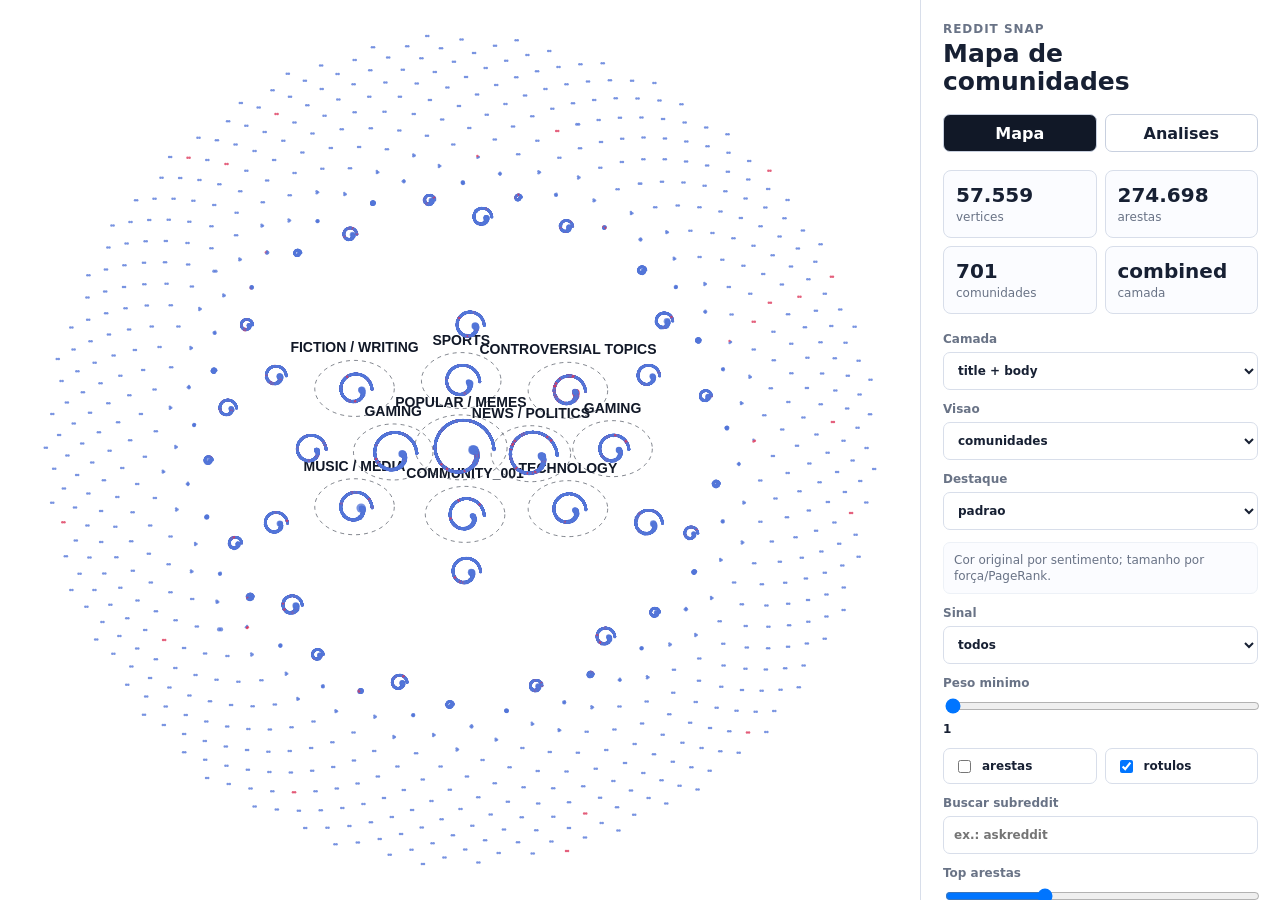
<file: index.html>
<!doctype html>
<html lang="pt-BR">
  <head>
    <meta charset="utf-8" />
    <meta name="viewport" content="width=device-width, initial-scale=1" />
    <title>Reddit SNAP Graph Explorer</title>
    <link rel="stylesheet" href="./styles.css?v=20260705-influence-1" />
  </head>
  <body>
    <main class="app-shell">
      <section class="workspace" aria-label="Visualizacao completa do grafo">
        <canvas id="graphCanvas"></canvas>
        <section id="analysisWorkspace" class="analysis-workspace" hidden>
          <header class="analysis-header">
            <div>
              <span class="eyebrow">Analises filtradas</span>
              <h2 id="analysisTitle">Camada combined</h2>
            </div>
            <div class="analysis-actions">
              <button id="exportJsonButton" type="button">JSON</button>
              <button id="exportCsvButton" type="button">CSV</button>
            </div>
          </header>

          <div class="analysis-grid">
            <article class="analysis-card analysis-card-wide">
              <header>
                <h3>Distribuicoes estruturais</h3>
                <span id="distributionMeta">-</span>
              </header>
              <canvas id="distributionCanvas"></canvas>
            </article>

            <article class="analysis-card">
              <header>
                <h3>Rede ego</h3>
                <span id="egoMeta">-</span>
              </header>
              <canvas id="egoCanvas"></canvas>
            </article>

            <article class="analysis-card">
              <header>
                <h3>Principais arestas por peso</h3>
                <span id="topEdgesMeta">-</span>
              </header>
              <canvas id="topEdgesCanvas"></canvas>
            </article>
          </div>
        </section>
        <div id="tooltip" class="tooltip" hidden></div>
        <div id="loading" class="loading">
          <strong>Carregando grafo completo</strong>
          <span>Preparando vertices, arestas e comunidades...</span>
        </div>
      </section>

      <aside class="control-panel">
        <header class="panel-header">
          <span class="eyebrow">Reddit SNAP</span>
          <h1>Mapa de comunidades</h1>
        </header>

        <nav class="mode-tabs" aria-label="Modo de visualizacao">
          <button id="mapModeButton" class="active" type="button">Mapa</button>
          <button id="analysisModeButton" type="button">Analises</button>
        </nav>

        <section class="stats-grid" aria-label="Metricas globais">
          <div>
            <span id="statNodes">-</span>
            <small>vertices</small>
          </div>
          <div>
            <span id="statEdges">-</span>
            <small>arestas</small>
          </div>
          <div>
            <span id="statCommunities">-</span>
            <small>comunidades</small>
          </div>
          <div>
            <span id="statLayer">combined</span>
            <small>camada</small>
          </div>
        </section>

        <section class="controls" aria-label="Controles do grafo">
          <label>
            Camada
            <select id="layerSelect">
              <option value="combined">title + body</option>
              <option value="title">title</option>
              <option value="body">body</option>
            </select>
          </label>

          <label>
            Visao
            <select id="layoutModeSelect">
              <option value="communities">comunidades</option>
              <option value="dispersed">dispersa</option>
            </select>
          </label>

          <label>
            Destaque
            <select id="influenceSelect">
              <option value="default">padrao</option>
              <option value="popularity">popularidade</option>
              <option value="bridge">ponte</option>
              <option value="combined">influencia mista</option>
            </select>
          </label>
          <div id="influenceLegend" class="influence-legend"></div>

          <label>
            Sinal
            <select id="sentimentSelect">
              <option value="all">todos</option>
              <option value="positive">positivo/neutro</option>
              <option value="negative">negativo</option>
            </select>
          </label>

          <label>
            Peso minimo
            <input id="weightInput" type="range" min="1" max="80" value="1" />
            <output id="weightOutput">1</output>
          </label>

          <div class="toggle-row">
            <label><input id="edgesToggle" type="checkbox" /> arestas</label>
            <label><input id="labelsToggle" type="checkbox" checked /> rotulos</label>
          </div>

          <label>
            Buscar subreddit
            <input id="searchInput" type="search" placeholder="ex.: askreddit" />
          </label>

          <label>
            Top arestas
            <input id="topEdgesInput" type="range" min="50" max="700" step="50" value="250" />
            <output id="topEdgesOutput">250</output>
          </label>

          <div class="button-row">
            <button id="searchButton" type="button">Buscar</button>
            <button id="fitButton" type="button">Recentralizar</button>
          </div>

          <button id="runAnalysisButton" type="button">Gerar analises</button>
        </section>

        <section class="selection" aria-live="polite">
          <h2>Selecao</h2>
          <div id="selectionPanel" class="selection-body">
            Passe o mouse sobre um ponto ou busque um subreddit.
          </div>
        </section>

        <section class="communities">
          <h2>Maiores comunidades</h2>
          <div id="communityList" class="community-list"></div>
        </section>
      </aside>
    </main>

    <script src="./app.js?v=20260705-influence-1"></script>
  </body>
</html>
</file>
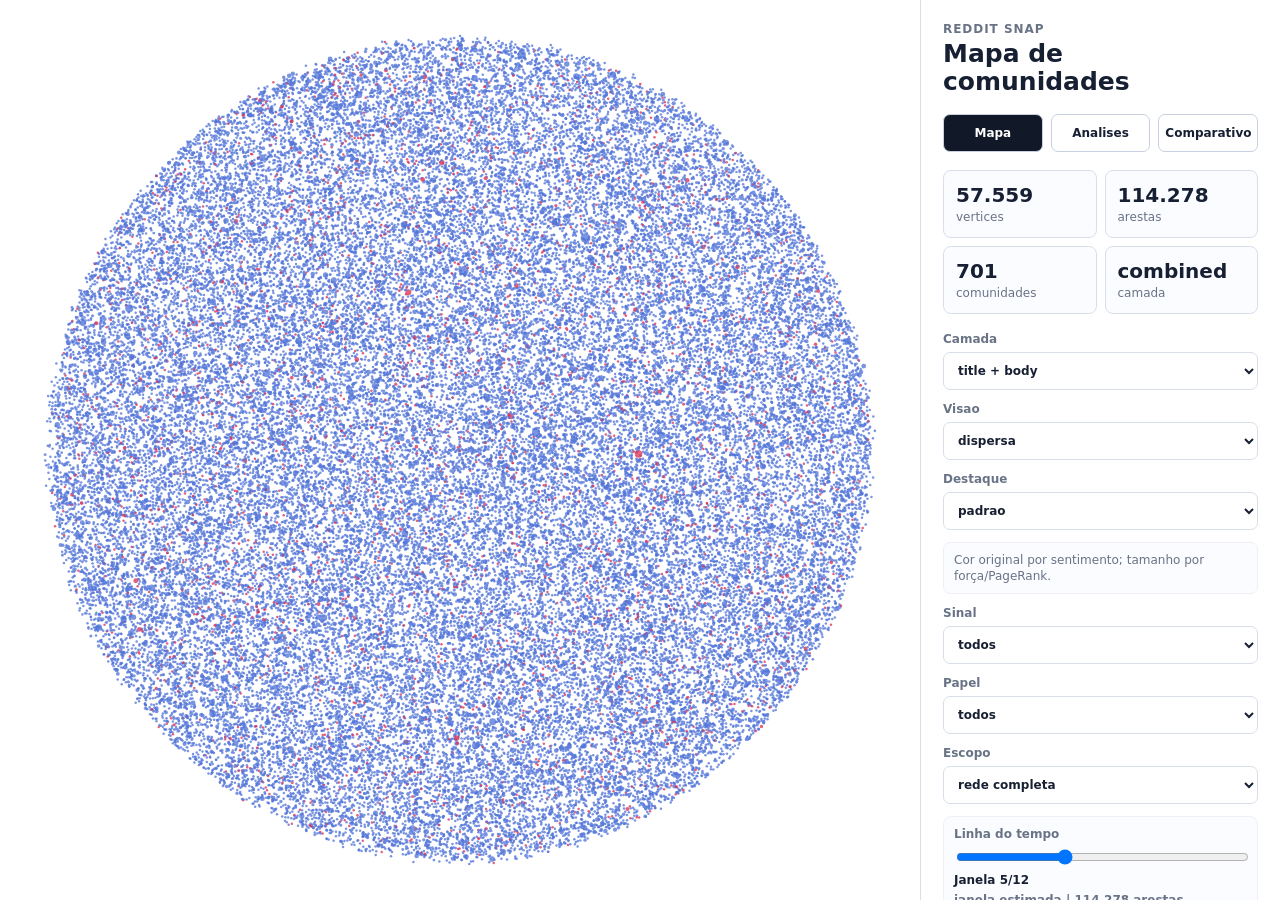
<file: Projeto_CR/app/visualization/index.html>
<!doctype html>
<html lang="pt-BR">
  <head>
    <meta charset="utf-8" />
    <meta name="viewport" content="width=device-width, initial-scale=1" />
    <title>Reddit SNAP Graph Explorer</title>
    <link rel="stylesheet" href="./styles.css?v=20260723-filtered-articulation-1" />
  </head>
  <body>
    <main class="app-shell">
      <section class="workspace" aria-label="Visualizacao completa do grafo">
        <canvas id="graphCanvas"></canvas>
        <section id="analysisWorkspace" class="analysis-workspace" hidden>
          <header class="analysis-header">
            <div>
              <span class="eyebrow">Analises filtradas</span>
              <h2 id="analysisTitle">Camada combined</h2>
            </div>
            <div class="analysis-actions">
              <button id="exportJsonButton" type="button">JSON</button>
              <button id="exportCsvButton" type="button">CSV</button>
            </div>
          </header>

          <div class="analysis-grid">
            <article class="analysis-card analysis-card-wide analysis-card-text">
              <header>
                <h3>Metricas do grafo</h3>
                <span id="cheapMetricsMeta">-</span>
              </header>
              <div id="cheapMetricsPanel" class="metrics-panel"></div>
            </article>

            <article class="analysis-card analysis-card-wide">
              <header>
                <h3>Distribuicoes estruturais</h3>
                <span id="distributionMeta">-</span>
              </header>
              <canvas id="distributionCanvas"></canvas>
            </article>

            <article class="analysis-card">
              <header>
                <h3>Rede ego</h3>
                <span id="egoMeta">-</span>
              </header>
              <canvas id="egoCanvas"></canvas>
            </article>
          </div>
        </section>
        <section id="compareWorkspace" class="compare-workspace" hidden>
          <header class="analysis-header">
            <div>
              <span class="eyebrow">Comparacao de modelos</span>
              <h2 id="compareTitle">Importe redes e compare com o projeto</h2>
            </div>
            <div class="analysis-actions">
              <button id="runCompareButton" type="button">Comparar</button>
              <button id="clearCompareButton" type="button">Limpar</button>
            </div>
          </header>

          <div class="compare-layout">
            <article class="compare-panel">
              <header>
                <h3>1. Importacao dos dados</h3>
                <span>CSV de arestas ou JSON</span>
              </header>

              <div class="import-grid">
                <section class="import-card import-card-project">
                  <div>
                    <span class="model-kicker">Projeto</span>
                    <h4>Rede Reddit atual</h4>
                    <p>Usa a camada, sinal e peso minimo configurados no painel.</p>
                  </div>
                  <label class="compact-field">
                    Escopo
                    <select id="compareScopeSelect">
                      <option value="full">rede completa</option>
                      <option value="community">comunidade selecionada</option>
                      <option value="ego">subreddit selecionado/ego</option>
                    </select>
                  </label>
                  <button id="loadProjectCompareButton" type="button">Atualizar projeto</button>
                  <span id="projectImportStatus" class="import-status">Pronto para calcular</span>
                </section>

                <section class="import-card">
                  <div>
                    <span class="model-kicker">Prontos</span>
                    <h4>Exemplos das libs</h4>
                    <p>Modelos sinteticos e grafos famosos exportados do DuckDB.</p>
                  </div>
                  <select id="builtInDatasetSelect">
                    <option value="">Carregando exemplos...</option>
                  </select>
                  <button id="loadBuiltInDatasetButton" type="button">Adicionar exemplo</button>
                  <span id="builtInDatasetStatus" class="import-status">Aguardando exemplos</span>
                </section>

                <label class="import-card">
                  <span class="model-kicker">Referencia</span>
                  <h4>Rede aleatoria</h4>
                  <p>Modelo Erdos-Renyi ou dataset equivalente.</p>
                  <input id="randomImportInput" type="file" accept=".csv,.txt,.json" />
                  <span id="randomImportStatus" class="import-status">Nenhum arquivo</span>
                </label>

                <label class="import-card">
                  <span class="model-kicker">Referencia</span>
                  <h4>Mundo pequeno</h4>
                  <p>Modelo Watts-Strogatz ou dataset equivalente.</p>
                  <input id="smallWorldImportInput" type="file" accept=".csv,.txt,.json" />
                  <span id="smallWorldImportStatus" class="import-status">Nenhum arquivo</span>
                </label>

                <label class="import-card">
                  <span class="model-kicker">Referencia</span>
                  <h4>Sem escala</h4>
                  <p>Modelo Barabasi-Albert ou dataset equivalente.</p>
                  <input id="scaleFreeImportInput" type="file" accept=".csv,.txt,.json" />
                  <span id="scaleFreeImportStatus" class="import-status">Nenhum arquivo</span>
                </label>
              </div>
            </article>

            <article class="compare-panel compare-results-panel">
              <header>
                <h3>2. Comparativo e classificacao</h3>
                <span id="compareMeta">Aguardando calculo</span>
              </header>

              <div id="compareSummary" class="compare-summary">
                Importe as redes de referencia e clique em Comparar.
              </div>

              <div class="compare-table-wrap">
                <table class="compare-table">
                  <thead>
                    <tr>
                      <th>Rede</th>
                      <th>Classe estimada</th>
                      <th>Vertices</th>
                      <th>Arestas</th>
                      <th>Dist. media</th>
                      <th>Agrupamento</th>
                      <th>Grau medio</th>
                      <th>Heterogeneidade</th>
                    </tr>
                  </thead>
                  <tbody id="compareTableBody">
                    <tr>
                      <td colspan="8">Sem resultados ainda.</td>
                    </tr>
                  </tbody>
                </table>
              </div>
            </article>
          </div>
        </section>
        <div id="tooltip" class="tooltip" hidden></div>
        <div id="loading" class="loading">
          <strong>Carregando grafo completo</strong>
          <span>Preparando vertices, arestas e comunidades...</span>
        </div>
      </section>

      <aside class="control-panel">
        <header class="panel-header">
          <span class="eyebrow">Reddit SNAP</span>
          <h1>Mapa de comunidades</h1>
        </header>

        <nav class="mode-tabs" aria-label="Modo de visualizacao">
          <button id="mapModeButton" class="active" type="button">Mapa</button>
          <button id="analysisModeButton" type="button">Analises</button>
          <button id="compareModeButton" type="button">Comparativo</button>
        </nav>

        <section class="stats-grid" aria-label="Metricas globais">
          <div>
            <span id="statNodes">-</span>
            <small>vertices</small>
          </div>
          <div>
            <span id="statEdges">-</span>
            <small>arestas</small>
          </div>
          <div>
            <span id="statCommunities">-</span>
            <small>comunidades</small>
          </div>
          <div>
            <span id="statLayer">combined</span>
            <small>camada</small>
          </div>
        </section>

        <section class="controls" aria-label="Controles do grafo">
          <label>
            Camada
            <select id="layerSelect">
              <option value="combined">title + body</option>
              <option value="title">title</option>
              <option value="body">body</option>
            </select>
          </label>

          <label>
            Visao
            <select id="layoutModeSelect">
              <option value="communities">comunidades</option>
              <option value="dispersed" selected>dispersa</option>
            </select>
          </label>

          <label>
            Destaque
            <select id="influenceSelect">
              <option value="default">padrao</option>
              <option value="popularity">popularidade</option>
              <option value="bridge">ponte</option>
              <option value="combined">influencia mista</option>
            </select>
          </label>
          <div id="influenceLegend" class="influence-legend"></div>

          <label>
            Sinal
            <select id="sentimentSelect">
              <option value="all">todos</option>
              <option value="positive">positivo/neutro</option>
              <option value="negative">negativo</option>
            </select>
          </label>

          <label>
            Papel
            <select id="roleSelect">
              <option value="all">todos</option>
              <option value="hub">hubs</option>
              <option value="emissor">emissores</option>
              <option value="receptor">receptores</option>
              <option value="misto">mistos</option>
            </select>
          </label>

          <label>
            Escopo
            <select id="componentScopeSelect">
              <option value="full">rede completa</option>
              <option value="largest">maior componente conectada</option>
            </select>
          </label>

          <label class="timeline-control">
            Linha do tempo
            <input id="timelineInput" type="range" min="0" max="4" value="4" />
            <output id="timelineOutput">ate 2017</output>
            <span id="timelineMeta" class="timeline-meta">grafo completo</span>
          </label>

          <label>
            Peso minimo
            <input id="weightInput" type="range" min="1" max="80" value="1" />
            <output id="weightOutput">1</output>
          </label>

          <div class="toggle-row">
            <label><input id="edgesToggle" type="checkbox" /> arestas direcionadas</label>
            <label><input id="labelsToggle" type="checkbox" checked /> rotulos</label>
            <label><input id="articulationToggle" type="checkbox" /> articulacoes</label>
          </div>

          <label>
            Buscar subreddit
            <input id="searchInput" type="search" placeholder="ex.: askreddit" />
          </label>

          <div class="button-row">
            <button id="searchButton" type="button">Buscar</button>
            <button id="fitButton" type="button">Recentralizar</button>
          </div>

          <button id="runAnalysisButton" type="button">Gerar analises</button>
        </section>

        <section class="selection" aria-live="polite">
          <h2>Selecao</h2>
          <div id="selectionPanel" class="selection-body">
            Passe o mouse sobre um ponto ou busque um subreddit.
          </div>
        </section>

        <section class="communities">
          <h2>Maiores comunidades</h2>
          <div id="communityList" class="community-list"></div>
        </section>
      </aside>
    </main>

    <script src="./app.js?v=20260723-filtered-articulation-1"></script>
  </body>
</html>
</file>
<file: styles.css>
:root {
  color-scheme: light;
  --bg: #f6f7fb;
  --ink: #172033;
  --muted: #697386;
  --line: #d8deea;
  --panel: #ffffff;
  --blue: #5376d9;
  --red: #dc3558;
  --accent: #111827;
}

* {
  box-sizing: border-box;
}

html,
body {
  width: 100%;
  height: 100%;
  margin: 0;
  overflow: hidden;
  background: var(--bg);
  color: var(--ink);
  font-family:
    Inter, ui-sans-serif, system-ui, -apple-system, BlinkMacSystemFont, "Segoe UI",
    sans-serif;
}

button,
input,
select {
  font: inherit;
}

.app-shell {
  display: grid;
  grid-template-columns: minmax(0, 1fr) 360px;
  width: 100vw;
  height: 100vh;
}

.workspace {
  position: relative;
  overflow: hidden;
  background:
    radial-gradient(circle at 20% 20%, rgba(83, 118, 217, 0.08), transparent 24rem),
    #ffffff;
}

.analysis-workspace {
  position: absolute;
  inset: 0;
  display: grid;
  grid-template-rows: auto minmax(0, 1fr);
  gap: 16px;
  padding: 20px;
  overflow: auto;
  background: #f8fafc;
}

.analysis-header {
  display: flex;
  align-items: center;
  justify-content: space-between;
  gap: 16px;
}

.analysis-header h2 {
  margin-top: 3px;
  font-size: 23px;
}

.analysis-actions,
.mode-tabs {
  display: flex;
  gap: 8px;
}

.analysis-actions button {
  min-width: 72px;
}

.analysis-grid {
  display: grid;
  grid-template-columns: repeat(2, minmax(0, 1fr));
  gap: 14px;
  min-height: 0;
}

.analysis-card {
  display: grid;
  grid-template-rows: auto minmax(320px, 1fr);
  min-height: 390px;
  padding: 14px;
  border: 1px solid var(--line);
  border-radius: 8px;
  background: #ffffff;
}

.analysis-card-wide {
  grid-column: 1 / -1;
  min-height: 360px;
}

.analysis-card header {
  display: flex;
  align-items: start;
  justify-content: space-between;
  gap: 14px;
  margin-bottom: 8px;
}

.analysis-card h3 {
  margin: 0;
  font-size: 15px;
}

.analysis-card span {
  color: var(--muted);
  font-size: 12px;
  font-weight: 700;
  text-align: right;
}

.analysis-card canvas {
  width: 100%;
  height: 100%;
  min-height: 300px;
}

#graphCanvas {
  display: block;
  width: 100%;
  height: 100%;
  cursor: grab;
}

#graphCanvas:active {
  cursor: grabbing;
}

.control-panel {
  display: flex;
  flex-direction: column;
  gap: 18px;
  height: 100vh;
  padding: 22px;
  overflow: auto;
  border-left: 1px solid var(--line);
  background: var(--panel);
}

.panel-header {
  display: grid;
  gap: 4px;
}

.eyebrow {
  color: var(--muted);
  font-size: 12px;
  font-weight: 800;
  letter-spacing: 0.08em;
  text-transform: uppercase;
}

h1,
h2 {
  margin: 0;
  letter-spacing: 0;
}

h1 {
  font-size: 25px;
  line-height: 1.12;
}

h2 {
  font-size: 14px;
  line-height: 1.2;
}

.stats-grid {
  display: grid;
  grid-template-columns: repeat(2, minmax(0, 1fr));
  gap: 8px;
}

.stats-grid div {
  display: grid;
  gap: 2px;
  min-height: 68px;
  padding: 12px;
  border: 1px solid var(--line);
  border-radius: 8px;
  background: #fbfcff;
}

.stats-grid span {
  font-size: 20px;
  font-weight: 800;
}

.stats-grid small {
  color: var(--muted);
  font-size: 12px;
}

.controls {
  display: grid;
  gap: 12px;
}

.controls label {
  display: grid;
  gap: 6px;
  color: var(--muted);
  font-size: 12px;
  font-weight: 700;
}

select,
input[type="search"] {
  width: 100%;
  height: 38px;
  border: 1px solid var(--line);
  border-radius: 7px;
  padding: 0 10px;
  background: #ffffff;
  color: var(--ink);
}

input[type="range"] {
  width: 100%;
}

output {
  color: var(--ink);
  font-weight: 800;
}

.influence-legend {
  min-height: 42px;
  padding: 9px 10px;
  border: 1px solid #edf1f7;
  border-radius: 7px;
  background: #fbfcff;
  color: var(--muted);
  font-size: 12px;
  line-height: 1.35;
}

.toggle-row,
.button-row {
  display: grid;
  grid-template-columns: repeat(2, minmax(0, 1fr));
  gap: 8px;
}

.toggle-row label {
  display: flex;
  align-items: center;
  gap: 8px;
  min-height: 36px;
  padding: 0 10px;
  border: 1px solid var(--line);
  border-radius: 7px;
  color: var(--ink);
}

button {
  height: 38px;
  border: 1px solid #c8d0df;
  border-radius: 7px;
  background: #111827;
  color: #ffffff;
  font-weight: 800;
  cursor: pointer;
}

button + button {
  background: #ffffff;
  color: var(--ink);
}

.mode-tabs button {
  flex: 1;
  background: #ffffff;
  color: var(--ink);
}

.mode-tabs button.active {
  background: #111827;
  color: #ffffff;
}

.selection,
.communities {
  display: grid;
  gap: 10px;
}

.selection-body {
  min-height: 136px;
  padding: 12px;
  border: 1px solid var(--line);
  border-radius: 8px;
  background: #fbfcff;
  color: var(--muted);
  font-size: 13px;
  line-height: 1.45;
}

.metric-line {
  display: flex;
  justify-content: space-between;
  gap: 14px;
  padding: 4px 0;
  border-bottom: 1px solid #edf1f7;
}

.metric-line:last-child {
  border-bottom: 0;
}

.metric-line strong {
  color: var(--ink);
}

.community-list {
  display: grid;
  gap: 8px;
}

.community-item {
  display: grid;
  grid-template-columns: 10px minmax(0, 1fr) auto;
  gap: 9px;
  align-items: start;
  width: 100%;
  height: auto;
  padding: 10px;
  border: 1px solid var(--line);
  border-radius: 8px;
  background: #fbfcff;
  color: var(--ink);
  font-weight: 400;
  text-align: left;
  cursor: pointer;
}

.community-swatch {
  width: 10px;
  height: 10px;
  margin-top: 4px;
  border-radius: 999px;
}

.community-name {
  display: block;
  color: var(--ink);
  font-size: 13px;
  font-weight: 800;
}

.community-top {
  display: block;
  margin-top: 2px;
  color: var(--muted);
  font-size: 11px;
  line-height: 1.35;
}

.community-count {
  color: var(--muted);
  font-size: 12px;
  font-weight: 800;
}

.tooltip {
  position: absolute;
  z-index: 5;
  max-width: 280px;
  padding: 10px 11px;
  border: 1px solid rgba(17, 24, 39, 0.18);
  border-radius: 8px;
  background: rgba(255, 255, 255, 0.96);
  box-shadow: 0 12px 32px rgba(17, 24, 39, 0.14);
  color: var(--ink);
  font-size: 12px;
  pointer-events: none;
}

.tooltip strong {
  display: block;
  margin-bottom: 5px;
  font-size: 13px;
}

.loading {
  position: absolute;
  inset: 0;
  display: grid;
  place-content: center;
  gap: 8px;
  background: rgba(255, 255, 255, 0.86);
  color: var(--muted);
  text-align: center;
}

.loading strong {
  color: var(--ink);
  font-size: 18px;
}

.loading.is-hidden {
  display: none !important;
}

@media (max-width: 760px) {
  .app-shell {
    grid-template-columns: 1fr;
    grid-template-rows: minmax(0, 1fr) 42vh;
  }

  .control-panel {
    height: 42vh;
    border-left: 0;
    border-top: 1px solid var(--line);
  }

  .analysis-grid {
    grid-template-columns: 1fr;
  }

  .analysis-card-wide {
    grid-column: auto;
  }
}

[hidden] {
  display: none !important;
}
</file>
<file: Projeto_CR/app/visualization/styles.css>
:root {
  color-scheme: light;
  --bg: #f6f7fb;
  --ink: #172033;
  --muted: #697386;
  --line: #d8deea;
  --panel: #ffffff;
  --blue: #5376d9;
  --red: #dc3558;
  --accent: #111827;
}

* {
  box-sizing: border-box;
}

html,
body {
  width: 100%;
  height: 100%;
  margin: 0;
  overflow: hidden;
  background: var(--bg);
  color: var(--ink);
  font-family:
    Inter, ui-sans-serif, system-ui, -apple-system, BlinkMacSystemFont, "Segoe UI",
    sans-serif;
}

button,
input,
select {
  font: inherit;
}

.app-shell {
  display: grid;
  grid-template-columns: minmax(0, 1fr) 360px;
  width: 100vw;
  height: 100vh;
}

.workspace {
  position: relative;
  overflow: hidden;
  background:
    radial-gradient(circle at 20% 20%, rgba(83, 118, 217, 0.08), transparent 24rem),
    #ffffff;
}

.analysis-workspace {
  position: absolute;
  inset: 0;
  display: grid;
  grid-template-rows: auto minmax(0, 1fr);
  gap: 16px;
  padding: 20px;
  overflow: auto;
  background: #f8fafc;
}

.compare-workspace {
  position: absolute;
  inset: 0;
  display: grid;
  grid-template-rows: auto minmax(0, 1fr);
  gap: 16px;
  padding: 20px;
  overflow: auto;
  background: #f8fafc;
}

.analysis-header {
  display: flex;
  align-items: center;
  justify-content: space-between;
  gap: 16px;
}

.analysis-header h2 {
  margin-top: 3px;
  font-size: 23px;
}

.analysis-actions,
.mode-tabs {
  display: flex;
  gap: 8px;
}

.analysis-actions button {
  min-width: 72px;
}

.analysis-grid {
  display: grid;
  grid-template-columns: repeat(2, minmax(0, 1fr));
  gap: 14px;
  min-height: 0;
}

.analysis-card {
  display: grid;
  grid-template-rows: auto minmax(320px, 1fr);
  min-height: 390px;
  padding: 14px;
  border: 1px solid var(--line);
  border-radius: 8px;
  background: #ffffff;
}

.analysis-card-wide {
  grid-column: 1 / -1;
  min-height: 360px;
}

.analysis-card-text {
  grid-template-rows: auto minmax(0, 1fr);
  min-height: 300px;
}

.analysis-map-card {
  min-height: 430px;
}

.analysis-card header {
  display: flex;
  align-items: start;
  justify-content: space-between;
  gap: 14px;
  margin-bottom: 8px;
}

.analysis-card h3 {
  margin: 0;
  font-size: 15px;
}

.analysis-card span {
  color: var(--muted);
  font-size: 12px;
  font-weight: 700;
  text-align: right;
}

.analysis-card canvas {
  width: 100%;
  height: 100%;
  min-height: 300px;
}

.metrics-panel {
  display: grid;
  gap: 12px;
  min-height: 0;
  overflow: auto;
}

.structural-metrics,
.filtered-metrics {
  display: grid;
  gap: 10px;
}

.section-title-row {
  display: flex;
  align-items: center;
  justify-content: space-between;
  gap: 12px;
}

.section-title-row h3,
.section-title-row h4 {
  margin: 0;
  font-size: 13px;
}

.section-title-row span {
  color: var(--muted);
  font-size: 12px;
  font-weight: 800;
  text-align: right;
}

.metric-tiles {
  display: grid;
  grid-template-columns: repeat(4, minmax(120px, 1fr));
  gap: 10px;
}

.structural-tiles {
  grid-template-columns: repeat(6, minmax(112px, 1fr));
}

.metric-tile {
  display: grid;
  gap: 4px;
  min-height: 72px;
  padding: 10px;
  border: 1px solid #edf1f7;
  border-radius: 8px;
  background: #fbfcff;
}

.metric-tile span {
  color: var(--muted);
  font-size: 11px;
  font-weight: 800;
  text-align: left;
  text-transform: uppercase;
}

.metric-tile strong {
  align-self: end;
  font-size: 20px;
}

.metric-rankings {
  display: grid;
  grid-template-columns: repeat(2, minmax(0, 1fr));
  gap: 12px;
}

.metric-ranking {
  min-width: 0;
}

.metric-ranking h4 {
  margin: 0 0 8px;
  font-size: 13px;
}

.metric-ranking table {
  width: 100%;
  border-collapse: collapse;
  font-size: 12px;
}

.metric-ranking th,
.metric-ranking td {
  padding: 7px 8px;
  border-bottom: 1px solid #edf1f7;
  text-align: left;
}

.metric-ranking th:last-child,
.metric-ranking td:last-child {
  text-align: right;
}

.compare-layout {
  display: grid;
  grid-template-columns: minmax(300px, 0.86fr) minmax(0, 1.14fr);
  gap: 14px;
  min-height: 0;
}

.compare-panel {
  min-height: 0;
  padding: 14px;
  border: 1px solid var(--line);
  border-radius: 8px;
  background: #ffffff;
}

.compare-panel > header {
  display: flex;
  align-items: start;
  justify-content: space-between;
  gap: 14px;
  margin-bottom: 12px;
}

.compare-panel h3,
.compare-panel h4 {
  margin: 0;
}

.compare-panel h3 {
  font-size: 15px;
}

.compare-panel h4 {
  margin-top: 4px;
  font-size: 16px;
}

.compare-panel header span,
.model-kicker,
.import-status {
  color: var(--muted);
  font-size: 12px;
  font-weight: 800;
}

.model-kicker {
  text-transform: uppercase;
}

.import-grid {
  display: grid;
  gap: 10px;
}

.import-card {
  display: grid;
  gap: 8px;
  min-height: 156px;
  padding: 12px;
  border: 1px solid var(--line);
  border-radius: 8px;
  background: #fbfcff;
  color: var(--ink);
}

.import-card p {
  margin: 0;
  color: var(--muted);
  font-size: 12px;
  line-height: 1.4;
}

.import-card input[type="file"] {
  width: 100%;
  color: var(--muted);
  font-size: 12px;
}

.compact-field {
  display: grid;
  gap: 6px;
  color: var(--muted);
  font-size: 12px;
  font-weight: 800;
}

.import-card-project {
  border-color: #bcc7da;
  background: #ffffff;
}

.import-status {
  align-self: end;
  line-height: 1.35;
}

.import-status.is-ready {
  color: #047857;
}

.import-status.is-error {
  color: var(--red);
}

.compare-results-panel {
  display: grid;
  grid-template-rows: auto auto minmax(0, 1fr);
}

.compare-summary {
  min-height: 88px;
  margin-bottom: 12px;
  padding: 12px;
  border: 1px solid #edf1f7;
  border-radius: 8px;
  background: #fbfcff;
  color: var(--muted);
  font-size: 13px;
  line-height: 1.45;
}

.compare-summary strong {
  display: block;
  margin-bottom: 6px;
  color: var(--ink);
  font-size: 15px;
}

.compare-table-wrap {
  min-height: 0;
  overflow: auto;
  border: 1px solid var(--line);
  border-radius: 8px;
}

.compare-table {
  width: 100%;
  min-width: 820px;
  border-collapse: collapse;
  font-size: 12px;
}

.compare-table th,
.compare-table td {
  padding: 10px;
  border-bottom: 1px solid #edf1f7;
  text-align: left;
  vertical-align: top;
}

.compare-table th {
  position: sticky;
  top: 0;
  z-index: 1;
  background: #ffffff;
  color: var(--muted);
  font-weight: 800;
}

.compare-table td {
  color: var(--ink);
}

.compare-table tr:last-child td {
  border-bottom: 0;
}

.class-chip {
  display: inline-flex;
  align-items: center;
  min-height: 26px;
  padding: 4px 8px;
  border-radius: 999px;
  background: #edf1f7;
  color: var(--ink);
  font-weight: 800;
}

.class-chip.random {
  background: #e0f2fe;
  color: #075985;
}

.class-chip.small-world {
  background: #dcfce7;
  color: #166534;
}

.class-chip.scale-free {
  background: #fef3c7;
  color: #92400e;
}

.class-chip.mixed {
  background: #ede9fe;
  color: #5b21b6;
}

#graphCanvas {
  display: block;
  width: 100%;
  height: 100%;
  cursor: grab;
}

#graphCanvas:active {
  cursor: grabbing;
}

.control-panel {
  display: flex;
  flex-direction: column;
  gap: 18px;
  height: 100vh;
  padding: 22px;
  overflow: auto;
  border-left: 1px solid var(--line);
  background: var(--panel);
}

.panel-header {
  display: grid;
  gap: 4px;
}

.eyebrow {
  color: var(--muted);
  font-size: 12px;
  font-weight: 800;
  letter-spacing: 0.08em;
  text-transform: uppercase;
}

h1,
h2 {
  margin: 0;
  letter-spacing: 0;
}

h1 {
  font-size: 25px;
  line-height: 1.12;
}

h2 {
  font-size: 14px;
  line-height: 1.2;
}

.stats-grid {
  display: grid;
  grid-template-columns: repeat(2, minmax(0, 1fr));
  gap: 8px;
}

.stats-grid div {
  display: grid;
  gap: 2px;
  min-height: 68px;
  padding: 12px;
  border: 1px solid var(--line);
  border-radius: 8px;
  background: #fbfcff;
}

.stats-grid span {
  font-size: 20px;
  font-weight: 800;
}

.stats-grid small {
  color: var(--muted);
  font-size: 12px;
}

.controls {
  display: grid;
  gap: 12px;
}

.controls label {
  display: grid;
  gap: 6px;
  color: var(--muted);
  font-size: 12px;
  font-weight: 700;
}

select,
input[type="search"],
input[type="number"] {
  width: 100%;
  height: 38px;
  border: 1px solid var(--line);
  border-radius: 7px;
  padding: 0 10px;
  background: #ffffff;
  color: var(--ink);
}

input[type="range"] {
  width: 100%;
}

output {
  color: var(--ink);
  font-weight: 800;
}

.influence-legend {
  min-height: 42px;
  padding: 9px 10px;
  border: 1px solid #edf1f7;
  border-radius: 7px;
  background: #fbfcff;
  color: var(--muted);
  font-size: 12px;
  line-height: 1.35;
}

.timeline-control {
  padding: 10px;
  border: 1px solid #edf1f7;
  border-radius: 8px;
  background: #fbfcff;
}

.timeline-meta {
  color: var(--muted);
  font-size: 12px;
  font-weight: 700;
}

.toggle-row,
.button-row {
  display: grid;
  grid-template-columns: repeat(2, minmax(0, 1fr));
  gap: 8px;
}

.toggle-row label {
  display: flex;
  align-items: center;
  gap: 8px;
  min-height: 36px;
  padding: 0 10px;
  border: 1px solid var(--line);
  border-radius: 7px;
  color: var(--ink);
}

button {
  height: 38px;
  border: 1px solid #c8d0df;
  border-radius: 7px;
  background: #111827;
  color: #ffffff;
  font-weight: 800;
  cursor: pointer;
}

button + button {
  background: #ffffff;
  color: var(--ink);
}

.mode-tabs button {
  flex: 1;
  min-width: 0;
  background: #ffffff;
  color: var(--ink);
  font-size: 12px;
}

.mode-tabs button.active {
  background: #111827;
  color: #ffffff;
}

.selection,
.communities {
  display: grid;
  gap: 10px;
}

.selection-body {
  min-height: 136px;
  padding: 12px;
  border: 1px solid var(--line);
  border-radius: 8px;
  background: #fbfcff;
  color: var(--muted);
  font-size: 13px;
  line-height: 1.45;
}

.selection-layer {
  margin: 2px 0 8px;
  color: var(--muted);
  font-size: 11px;
  font-weight: 800;
  text-transform: uppercase;
}

.selection-subsection {
  display: grid;
  gap: 2px;
  margin-top: 14px;
  padding-top: 12px;
  border-top: 1px solid #edf1f7;
}

.selection-subsection h3 {
  margin: 0 0 5px;
  color: var(--ink);
  font-size: 12px;
  text-transform: uppercase;
}

.selection-subsection .section-title-row {
  align-items: start;
  margin-bottom: 5px;
}

.selection-subsection .section-title-row span {
  max-width: 150px;
  line-height: 1.25;
}

.metric-line {
  display: flex;
  justify-content: space-between;
  gap: 14px;
  padding: 4px 0;
  border-bottom: 1px solid #edf1f7;
}

.metric-line:last-child {
  border-bottom: 0;
}

.metric-line strong {
  color: var(--ink);
}

.profile-status {
  margin-top: 10px;
  padding: 9px 10px;
  border: 1px solid #edf1f7;
  border-radius: 7px;
  background: #ffffff;
  color: var(--muted);
  font-size: 12px;
  font-weight: 800;
}

.profile-status.is-error {
  color: var(--red);
}

.connection-block {
  display: grid;
  gap: 7px;
  margin-top: 12px;
}

.connection-block h3 {
  margin: 0;
  color: var(--ink);
  font-size: 12px;
  text-transform: uppercase;
}

.connection-block ul {
  display: grid;
  gap: 6px;
  margin: 0;
  padding: 0;
  list-style: none;
}

.connection-block li {
  display: grid;
  grid-template-columns: minmax(0, 1fr) auto;
  gap: 8px;
  align-items: center;
  min-height: 42px;
  padding: 8px;
  border: 1px solid #edf1f7;
  border-radius: 7px;
  background: #ffffff;
}

.connection-block li strong,
.connection-block li small {
  display: block;
  overflow: hidden;
  text-overflow: ellipsis;
  white-space: nowrap;
}

.connection-block li strong {
  color: var(--ink);
  font-size: 12px;
}

.connection-block li small {
  color: var(--muted);
  font-size: 11px;
}

.connection-weight {
  min-width: 42px;
  padding: 4px 7px;
  border-radius: 999px;
  color: #ffffff;
  font-size: 12px;
  font-weight: 800;
  text-align: center;
}

.connection-weight.is-positive {
  background: var(--blue);
}

.connection-weight.is-negative {
  background: var(--red);
}

.connection-empty {
  color: var(--muted);
  font-size: 12px;
  font-weight: 800;
}

.community-list {
  display: grid;
  gap: 8px;
}

.community-item {
  display: grid;
  grid-template-columns: 10px minmax(0, 1fr) auto;
  gap: 9px;
  align-items: start;
  width: 100%;
  height: auto;
  padding: 10px;
  border: 1px solid var(--line);
  border-radius: 8px;
  background: #fbfcff;
  color: var(--ink);
  font-weight: 400;
  text-align: left;
  cursor: pointer;
}

.community-swatch {
  width: 10px;
  height: 10px;
  margin-top: 4px;
  border-radius: 999px;
}

.community-name {
  display: block;
  color: var(--ink);
  font-size: 13px;
  font-weight: 800;
}

.community-top {
  display: block;
  margin-top: 2px;
  color: var(--muted);
  font-size: 11px;
  line-height: 1.35;
}

.community-count {
  color: var(--muted);
  font-size: 12px;
  font-weight: 800;
}

.tooltip {
  position: absolute;
  z-index: 5;
  max-width: 280px;
  padding: 10px 11px;
  border: 1px solid rgba(17, 24, 39, 0.18);
  border-radius: 8px;
  background: rgba(255, 255, 255, 0.96);
  box-shadow: 0 12px 32px rgba(17, 24, 39, 0.14);
  color: var(--ink);
  font-size: 12px;
  pointer-events: none;
}

.tooltip strong {
  display: block;
  margin-bottom: 5px;
  font-size: 13px;
}

.loading {
  position: absolute;
  inset: 0;
  display: grid;
  place-content: center;
  gap: 8px;
  background: rgba(255, 255, 255, 0.86);
  color: var(--muted);
  text-align: center;
}

.loading strong {
  color: var(--ink);
  font-size: 18px;
}

.loading.is-hidden {
  display: none !important;
}

@media (max-width: 1180px) {
  .structural-tiles {
    grid-template-columns: repeat(3, minmax(112px, 1fr));
  }
}

@media (max-width: 760px) {
  .app-shell {
    grid-template-columns: 1fr;
    grid-template-rows: minmax(0, 1fr) 42vh;
  }

  .control-panel {
    height: 42vh;
    border-left: 0;
    border-top: 1px solid var(--line);
  }

  .analysis-grid {
    grid-template-columns: 1fr;
  }

  .analysis-card-wide {
    grid-column: auto;
  }

  .metric-tiles,
  .structural-tiles,
  .metric-rankings {
    grid-template-columns: 1fr;
  }

  .compare-layout {
    grid-template-columns: 1fr;
  }
}

[hidden] {
  display: none !important;
}
</file>
